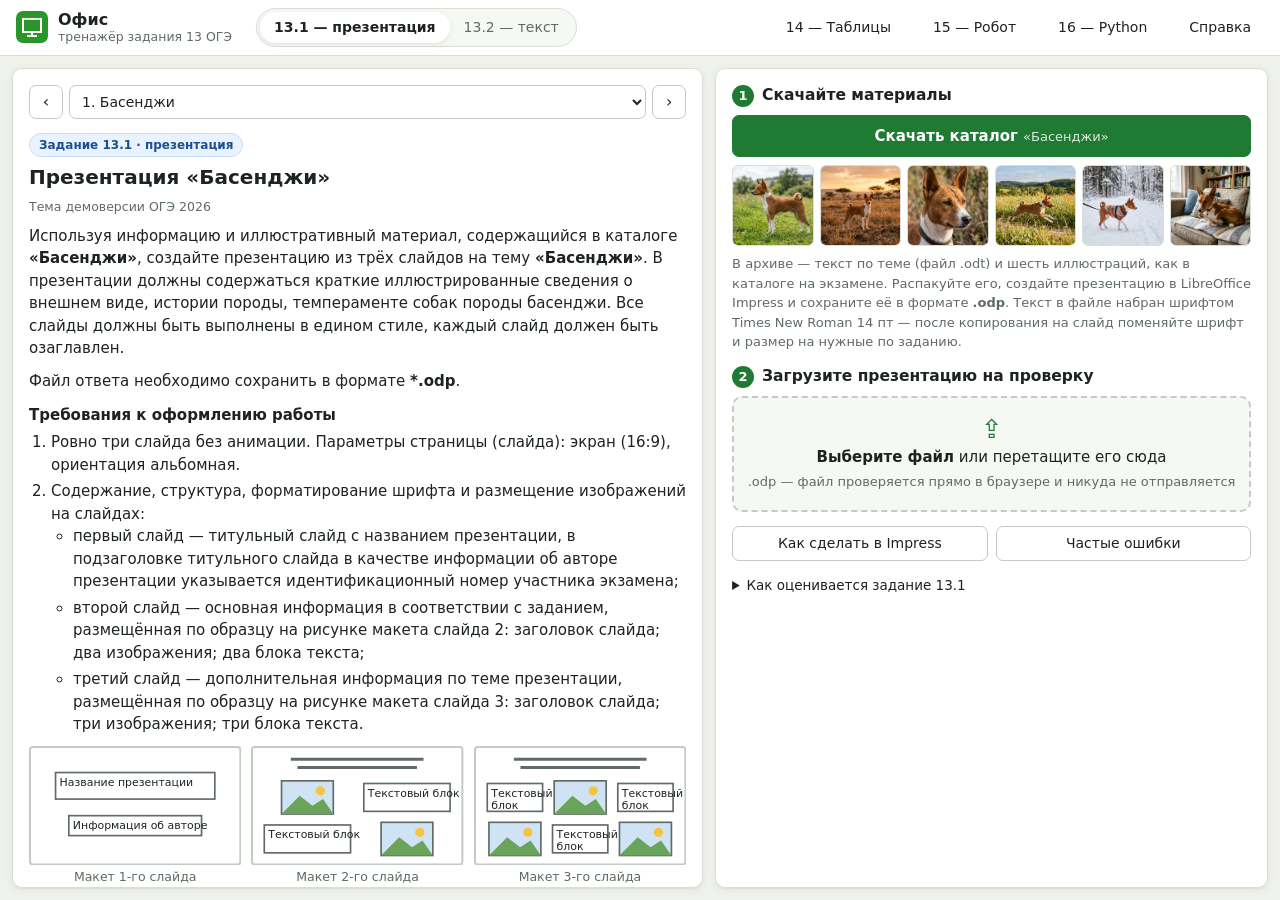
<file: index.html>
<!DOCTYPE html>
<html lang="ru">
<head>
  <meta charset="UTF-8">
  <meta http-equiv="Content-Security-Policy" content="default-src 'self'; script-src 'self'; style-src 'self' 'unsafe-inline'; img-src 'self' blob: data:; connect-src 'self'; object-src 'none'; base-uri 'none'; form-action 'none'">
  <meta name="viewport" content="width=device-width, initial-scale=1.0">
  <title>Тренажёр задания 13 ОГЭ</title>
  <meta name="description" content="Онлайн-тренажёр задания 13 ОГЭ по информатике: 13.1 — презентация в LibreOffice Impress, 13.2 — текстовый документ в LibreOffice Writer. Материалы для скачивания и автоматическая проверка файла по критериям ФИПИ.">
  <link rel="icon" href="data:image/svg+xml,%3Csvg xmlns='http://www.w3.org/2000/svg' viewBox='0 0 32 32'%3E%3Crect width='32' height='32' rx='6' fill='%23289628'/%3E%3Crect x='6' y='8' width='20' height='13' rx='1.5' fill='none' stroke='%23fff' stroke-width='2'/%3E%3Cpath d='M16 21v4M11 25h10' stroke='%23fff' stroke-width='2'/%3E%3C/svg%3E">
  <link rel="stylesheet" href="src/style.css">
</head>
<body>
  <header class="topbar">
    <a class="brand" href="./" title="На главную">
      <svg class="brand-logo" viewBox="0 0 32 32" aria-hidden="true"><rect width="32" height="32" rx="7"/><path d="M7 8h18v13H7zM16 21v4M11 25h10"/></svg>
      <div class="brand-text">
        <strong>Офис</strong>
        <span>тренажёр задания 13 ОГЭ</span>
      </div>
    </a>
    <nav class="modes" role="tablist" aria-label="Вариант задания">
      <button role="tab" id="mode-131" aria-selected="true">13.1 — презентация</button>
      <button role="tab" id="mode-132" aria-selected="false">13.2 — текст</button>
    </nav>
    <span class="spacer"></span>
    <a class="btn ghost link-other" href="../oge14/" title="Тренажёр задания 14: электронные таблицы">14<span>&nbsp;— Таблицы</span></a>
    <a class="btn ghost link-other" href="../oge15/" title="Тренажёр задания 15: исполнитель Робот">15<span>&nbsp;— Робот</span></a>
    <a class="btn ghost link-other" href="../oge16/" title="Тренажёр задания 16: программа на Python">16<span>&nbsp;— Python</span></a>
    <button class="btn ghost" id="btn-help" title="Справка по заданию 13 и тренажёру (F1)">Справка</button>
  </header>

  <!-- ================= 13.1 Презентация ================= -->
  <main class="layout layout-file" id="view-131">
    <section class="side" aria-label="Задание 13.1">
      <div class="panel">
        <div class="task-picker">
          <button class="btn icon" id="btn-prev-131" title="Предыдущая тема" aria-label="Предыдущая тема">‹</button>
          <select id="topic-select" aria-label="Тема презентации"></select>
          <button class="btn icon" id="btn-next-131" title="Следующая тема" aria-label="Следующая тема">›</button>
        </div>
        <article class="task-card">
          <div class="task-meta">
            <span class="chip lvl-1">Задание 13.1 · презентация</span>
            <span class="chip chip-score" id="status-131" hidden></span>
          </div>
          <h1 id="title-131"></h1>
          <p class="task-source" id="source-131"></p>
          <div id="text-131" class="task-text"></div>
        </article>
      </div>
    </section>

    <section class="side side-check" aria-label="Материалы и проверка">
      <div class="panel">
        <div class="step">
          <h2><span class="step-num">1</span> Скачайте материалы</h2>
          <button class="btn primary big" id="btn-materials">Скачать каталог <span id="materials-name" class="dl-name"></span></button>
          <div class="pics" id="pics" aria-label="Иллюстрации из каталога"></div>
          <p class="muted small">В архиве — текст по теме (файл .odt) и шесть иллюстраций, как в каталоге на экзамене. Распакуйте его, создайте презентацию в LibreOffice Impress и сохраните её в формате <b>.odp</b>. Текст в файле набран шрифтом Times New Roman 14 пт — после копирования на слайд поменяйте шрифт и размер на нужные по заданию.</p>
        </div>

        <div class="step">
          <h2><span class="step-num">2</span> Загрузите презентацию на проверку</h2>
          <label class="drop" id="drop-131">
            <input type="file" id="file-131" accept=".odp,.pptx,.ppt,application/vnd.oasis.opendocument.presentation,application/vnd.openxmlformats-officedocument.presentationml.presentation">
            <span class="drop-icon" aria-hidden="true">⇪</span>
            <span><b>Выберите файл</b> или перетащите его сюда</span>
            <span class="muted small">.odp — файл проверяется прямо в браузере и никуда не отправляется</span>
          </label>
        </div>

        <section id="result-131" class="check" hidden aria-live="polite"></section>

        <div class="btn-row">
          <button class="btn" id="btn-howto-131" aria-expanded="false">Как сделать в Impress</button>
          <button class="btn" id="btn-mistakes-131" aria-expanded="false">Частые ошибки</button>
        </div>
        <div id="howto-131" class="solution howto" hidden>
          <ol>
            <li><b>Формат слайда.</b> Слайд → Свойства слайда → вкладка «Слайд» → Формат: <b>«Экран 16:9»</b>, ориентация альбомная. В новых версиях LibreOffice это формат по умолчанию.</li>
            <li><b>Титульный слайд.</b> Макет «Титульный слайд»: в заголовок впишите тему, в подзаголовок — сведения об авторе (на экзамене — идентификационный номер). Выделите рамку заголовка и задайте размер <b>40 пт</b>, подзаголовка — <b>24 пт</b>.</li>
            <li><b>Слайды 2 и 3.</b> Слайд → Новый слайд, макет «Только заголовок». Заголовок — <b>24 пт</b>. Текстовые блоки добавьте кнопкой «Вставить текстовое поле» (или клавиша F2), размер текста — <b>20 пт</b>.</li>
            <li><b>Изображения.</b> Вставка → Изображение, выберите файл из каталога. Размер меняйте, потянув за <b>угловой</b> маркер (при необходимости с клавишей Shift) — так пропорции сохранятся.</li>
            <li><b>Расположение</b> — точно как на макетах в условии: на втором слайде два ряда по два объекта, на третьем — два ряда по три. Смотрите, где на макете картинка, а где текст: макеты в вариантах бывают разные. Объекты не должны накладываться друг на друга.</li>
            <li><b>Текст из файла</b> удобно вставлять без оформления: правый щелчок → «Вставить как» → «Неформатированный текст» (Ctrl+Alt+Shift+V). Иначе на слайд попадёт Times New Roman 14 пт из файла.</li>
            <li><b>Шрифт</b> — один тип на всю презентацию, например Liberation Sans или Arial везде. Проще всего выделить все объекты слайда (Ctrl+A) и выбрать шрифт сразу для всех.</li>
            <li>Анимацию и эффекты смены слайдов не добавляйте. Сохраните файл: Файл → Сохранить как → тип <b>«Презентация ODF (.odp)»</b>.</li>
          </ol>
        </div>
        <div id="mistakes-131" class="note" hidden>
          <ul class="tight">
            <li>Картинку растянули за боковой маркер — она искажена (сплющена или вытянута).</li>
            <li>Заголовок и текст разного типа шрифта: например, заголовок Liberation Serif, а текст Liberation Sans.</li>
            <li>Текст скопирован из файла с материалами и остался Times New Roman 14 пт — шрифт и размер не поменяли на нужные.</li>
            <li>Размер текста 18 или 32 пт по умолчанию — его забыли поменять на 20/24/40 пт.</li>
            <li>Текст не поместился в рамку макета «Заголовок, содержимое», и LibreOffice уменьшил шрифт автоподбором.</li>
            <li>Два блока текста набраны в одной рамке — это один текстовый блок, а нужно два.</li>
            <li>Картинки и текст расположены не как на макете: например, в первом ряду сначала текст, а на макете — картинка.</li>
            <li>Остался лишний пустой слайд или добавлен эффект смены слайдов.</li>
            <li>Жёлтый или светло-серый текст на белом фоне — сливается с фоном.</li>
          </ul>
        </div>

        <details class="rules">
          <summary>Как оценивается задание 13.1</summary>
          <ul>
            <li><b>2 балла</b> — презентация из трёх слайдов по теме, соответствует требованиям по структуре, шрифту и размещению изображений.</li>
            <li><b>1 балл</b> — три слайда, на втором и третьем есть иллюстрации и текст по теме, но допущена одна ошибка в структуре, выборе шрифта или размещении изображений (однотипные ошибки считаются за одну систематическую). Или презентация из двух слайдов без ошибок.</li>
            <li><b>0 баллов</b> — в остальных случаях, а также если файл сохранён не в формате .odp.</li>
            <li>Тренажёр проверяет то, что можно проверить автоматически. Соответствие текста и картинок теме оценивает эксперт — тренажёр только подсказывает, если текст не похож на тему.</li>
          </ul>
        </details>
      </div>
    </section>
  </main>

  <!-- ================= 13.2 Текстовый документ ================= -->
  <main class="layout layout-file" id="view-132" hidden>
    <section class="side" aria-label="Задание 13.2">
      <div class="panel">
        <div class="task-picker">
          <button class="btn icon" id="btn-prev-132" title="Предыдущий образец" aria-label="Предыдущий образец">‹</button>
          <select id="sample-select" aria-label="Образец текста"></select>
          <button class="btn icon" id="btn-next-132" title="Следующий образец" aria-label="Следующий образец">›</button>
        </div>
        <article class="task-card">
          <div class="task-meta">
            <span class="chip lvl-2">Задание 13.2 · текстовый документ</span>
            <span class="chip chip-score" id="status-132" hidden></span>
          </div>
          <h1 id="title-132"></h1>
          <p class="task-source" id="source-132"></p>
          <div id="text-132" class="task-text"></div>
          <div class="doc-wrap"><div class="doc-page" id="doc-sample" aria-label="Образец"></div></div>
        </article>
      </div>
    </section>

    <section class="side side-check" aria-label="Проверка">
      <div class="panel">
        <div class="step">
          <h2><span class="step-num">1</span> Наберите текст по образцу</h2>
          <p class="muted small">Создайте документ в LibreOffice Writer, наберите текст и таблицу, точно воспроизведя оформление образца, и сохраните файл в формате <b>.odt</b>. Копировать текст со страницы нельзя — на экзамене его набирают вручную.</p>
        </div>

        <div class="step">
          <h2><span class="step-num">2</span> Загрузите документ на проверку</h2>
          <label class="drop" id="drop-132">
            <input type="file" id="file-132" accept=".odt,.docx,.doc,application/vnd.oasis.opendocument.text,application/vnd.openxmlformats-officedocument.wordprocessingml.document">
            <span class="drop-icon" aria-hidden="true">⇪</span>
            <span><b>Выберите файл</b> или перетащите его сюда</span>
            <span class="muted small">.odt — файл проверяется прямо в браузере и никуда не отправляется</span>
          </label>
        </div>

        <section id="result-132" class="check" hidden aria-live="polite"></section>

        <div class="btn-row">
          <button class="btn" id="btn-howto-132" aria-expanded="false">Как сделать в Writer</button>
          <button class="btn" id="btn-mistakes-132" aria-expanded="false">Частые ошибки</button>
        </div>
        <div id="howto-132" class="solution howto" hidden>
          <ol>
            <li><b>Шрифт.</b> Выделите всё (Ctrl+A) и задайте размер <b>14 пт</b>. Набирайте текст, не нажимая Enter в конце строк — Enter только в конце абзаца.</li>
            <li><b>Заголовок</b> набирайте прописными буквами (Caps Lock), выровняйте по центру (Ctrl+E) и выделите, как в образце: полужирный — Ctrl+B, курсив — Ctrl+I, подчёркнутый — Ctrl+U.</li>
            <li><b>Абзац текста:</b> Формат → Абзац → «Отступы и интервалы»: отступ «Первая строка» — <b>1 см</b>, междустрочный интервал — «Одинарный» или «Полуторный». Выравнивание по ширине — Ctrl+J. Пробелами отступ не делайте.</li>
            <li><b>Таблица:</b> Таблица → Вставить таблицу, укажите число столбцов и строк. Таблица → Свойства → вкладка «Таблица»: выравнивание <b>«По центру»</b> и ширина <b>меньше</b> ширины текста (например, 12 см).</li>
            <li><b>Текст в ячейках:</b> заголовок таблицы и второй столбец — по центру, первый столбец — по левому краю.</li>
            <li><b>Интервал до и после таблицы</b> — от 14 до 24 пт (от 0,5 до 0,85 см). Задайте его в абзаце перед таблицей («После абзаца»: 0,5 см) и в абзаце после неё («Перед абзацем»: 0,5 см). Пустые абзацы для этого не используйте.</li>
            <li>Сохраните файл: Файл → Сохранить как → тип <b>«Текстовый документ ODF (.odt)»</b>.</li>
          </ol>
        </div>
        <div id="mistakes-132" class="note" hidden>
          <ul class="tight">
            <li>Интервал до или после таблицы сделан пустым абзацем (лишним нажатием Enter).</li>
            <li>Отступ первой строки сделан пробелами или клавишей Tab.</li>
            <li>В конце каждой строки нажат Enter — текст разбит на много абзацев.</li>
            <li>Таблица растянута на всю ширину страницы или не выровнена по центру.</li>
            <li>Размер шрифта в таблице остался 12 пт.</li>
            <li>Выделено не то слово: полужирный вместо курсива, пропущено подчёркивание.</li>
            <li>Заголовок набран строчными буквами.</li>
          </ul>
        </div>

        <details class="rules">
          <summary>Как оценивается задание 13.2</summary>
          <ul>
            <li>Проверяются два элемента: <b>основной текст</b> (с заголовком) и <b>таблица</b>. Для каждого есть список требований — см. результаты проверки.</li>
            <li><b>2 балла</b> — все требования выполнены; в основном тексте допускается не более пяти ошибок набора, в таблице — не более трёх.</li>
            <li><b>1 балл</b> — в каждом элементе не более трёх нарушений требований; или один элемент выполнен полностью верно, а второй отсутствует или в нём больше трёх нарушений; или всё верно, но есть существенные расхождения с образцом (например, столбцы таблицы явно непропорциональны).</li>
            <li><b>0 баллов</b> — в остальных случаях, а также если файл сохранён не в формате .odt.</li>
          </ul>
        </details>
      </div>
    </section>
  </main>

  <dialog id="help" class="help">
    <div class="help-head">
      <h2>Справка</h2>
      <button class="btn ghost" id="btn-help-close" aria-label="Закрыть">✕</button>
    </div>
    <div class="help-body">
      <h3>Что такое задание 13</h3>
      <p>Задание 13 выполняется на компьютере и оценивается в <b>2 балла</b>. Участник выбирает <b>одно</b> из двух заданий:</p>
      <ul>
        <li><b>13.1</b> — создать презентацию из трёх слайдов по материалам из каталога (текст и картинки). Ответ — файл <b>.odp</b>.</li>
        <li><b>13.2</b> — набрать в текстовом редакторе текст с таблицей, точно воспроизведя оформление образца. Ответ — файл <b>.odt</b>.</li>
      </ul>
      <p>На экзамене используется LibreOffice (или другой офисный пакет, который сохраняет файлы OpenDocument). Файл в другом формате — например, .pptx или .docx — получает 0 баллов.</p>

      <h3>Какое задание выбрать</h3>
      <p>Попробуйте оба в тренажёре. 13.2 требует аккуратности: текст набирается вручную, а в оформлении много мелких требований. В 13.1 больше свободы, но нужно следить за размерами шрифта, пропорциями картинок и расположением объектов по макету.</p>

      <h3>Как работать с тренажёром</h3>
      <ul>
        <li><b>13.1:</b> выберите тему, скачайте каталог с материалами, сделайте презентацию в LibreOffice Impress, сохраните её и загрузите файл на проверку.</li>
        <li><b>13.2:</b> выберите образец, наберите его в LibreOffice Writer, сохраните и загрузите файл.</li>
        <li>Тренажёр выставит баллы по критериям ФИПИ и покажет, что исправить. Файл никуда не отправляется — всё проверяется прямо в браузере.</li>
        <li>Ссылку на тему или образец можно отправить ученикам: адрес страницы меняется при выборе, например <code>#13.1/bear</code> или <code>#13.2/demo</code>.</li>
      </ul>

      <h3>Требования к презентации (13.1)</h3>
      <table>
        <tr><td>Слайды</td><td>ровно три, без анимации, формат «Экран 16:9», альбомная ориентация</td></tr>
        <tr><td>Слайд 1</td><td>название презентации (40 пт) и подзаголовок со сведениями об авторе (24 пт)</td></tr>
        <tr><td>Слайд 2</td><td>заголовок (24 пт), два изображения и два блока текста (20 пт) по макету</td></tr>
        <tr><td>Слайд 3</td><td>заголовок (24 пт), три изображения и три блока текста (20 пт) по макету</td></tr>
        <tr><td>Шрифт</td><td>единый тип: рубленый, с засечками или моноширинный</td></tr>
        <tr><td>Изображения</td><td>без искажения пропорций, не накладываются друг на друга и на текст</td></tr>
      </table>

      <h3>Требования к тексту (13.2)</h3>
      <table>
        <tr><td>Шрифт</td><td>14 пт, обычное начертание; выделены слова как в образце</td></tr>
        <tr><td>Абзац</td><td>отступ первой строки 1 см, выравнивание по ширине, интервал между строками от одинарного до полуторного</td></tr>
        <tr><td>Заголовок</td><td>прописными буквами, по центру</td></tr>
        <tr><td>Таблица</td><td>уже основного текста и выровнена по центру; заголовок и второй столбец — по центру, первый столбец — по левому краю</td></tr>
        <tr><td>Интервалы</td><td>до и после таблицы — от 14 до 24 пт, без пустых абзацев</td></tr>
        <tr><td>Ошибки набора</td><td>не более пяти в тексте и не более трёх в таблице</td></tr>
      </table>
      <p class="muted small">Тренажёр не заменяет проверку экспертами, но устроен по критериям ФИПИ (демоверсия ОГЭ 2026). Проверка выполняется прямо в браузере, файлы никуда не отправляются.</p>
    </div>
  </dialog>

  <script type="module" src="src/main.js"></script>
</body>
</html>
</file>
<file: src/style.css>
:root {
  --bg: #eef1ec;
  --panel: #ffffff;
  --panel-2: #f6f8f4;
  --ink: #1d2320;
  --muted: #5f6b63;
  --line: #d9dfd6;
  --line-strong: #c3ccc0;
  --accent: #1f7a33;
  --accent-hover: #186629;
  --accent-soft: #e2f1e4;
  --accent-ink: #ffffff;
  --err: #c0322b;
  --err-soft: #fdecea;
  --warn: #9a5b00;
  --warn-soft: #fff4dc;
  --ok: #1f7a33;
  --ok-soft: #e2f1e4;
  --band: rgba(255, 214, 10, 0.28);

  --code-bg: #ffffff;
  --code-kw: #1437a8;
  --code-rb: #0b7a4f;
  --code-num: #a2440c;
  --code-str: #8c2d86;
  --code-cm: #7d887f;
  --margin-bg: #f3f6f1;

  /* Цвета поля — как в Кумире */
  --f-bg: #289628;
  --f-grid: rgba(200, 200, 0, 0.55);
  --f-wall: #e2e21c;
  --f-paint: #8c9290;
  --f-robot: #f5f5f5;
  --f-robot-line: #151515;

  --radius: 10px;
  --radius-sm: 7px;
  --shadow: 0 1px 2px rgba(20, 30, 20, 0.06), 0 2px 10px rgba(20, 30, 20, 0.05);
  --font: "Segoe UI", system-ui, -apple-system, Roboto, "Helvetica Neue", Arial, sans-serif;
  --mono: "Cascadia Mono", Consolas, "JetBrains Mono", "DejaVu Sans Mono", Menlo, monospace;
  --code-size: 15px;
  --code-line: 23px;
  color-scheme: light;
}

@media (prefers-color-scheme: dark) {
  :root:not([data-theme="light"]) {
    --bg: #111513;
    --panel: #1a1f1c;
    --panel-2: #20261f;
    --ink: #e5ebe6;
    --muted: #9aa69d;
    --line: #2c342f;
    --line-strong: #3b453e;
    --accent: #3fae5a;
    --accent-hover: #4cc068;
    --accent-soft: #1d3324;
    --accent-ink: #07140b;
    --err: #ff7b72;
    --err-soft: #3a1d1b;
    --warn: #f0b44c;
    --warn-soft: #33290f;
    --ok: #5fd07a;
    --ok-soft: #173020;
    --band: rgba(255, 214, 10, 0.16);
    --code-bg: #161a18;
    --code-kw: #8fb3ff;
    --code-rb: #62d6a0;
    --code-num: #f0a36b;
    --code-str: #e59ae0;
    --code-cm: #7f8b82;
    --margin-bg: #1b201d;
    --shadow: 0 1px 2px rgba(0, 0, 0, 0.3);
    color-scheme: dark;
  }
}

:root[data-theme="dark"] {
  --bg: #111513;
  --panel: #1a1f1c;
  --panel-2: #20261f;
  --ink: #e5ebe6;
  --muted: #9aa69d;
  --line: #2c342f;
  --line-strong: #3b453e;
  --accent: #3fae5a;
  --accent-hover: #4cc068;
  --accent-soft: #1d3324;
  --accent-ink: #07140b;
  --err: #ff7b72;
  --err-soft: #3a1d1b;
  --warn: #f0b44c;
  --warn-soft: #33290f;
  --ok: #5fd07a;
  --ok-soft: #173020;
  --band: rgba(255, 214, 10, 0.16);
  --code-bg: #161a18;
  --code-kw: #8fb3ff;
  --code-rb: #62d6a0;
  --code-num: #f0a36b;
  --code-str: #e59ae0;
  --code-cm: #7f8b82;
  --margin-bg: #1b201d;
  color-scheme: dark;
}

* { box-sizing: border-box; }

html, body {
  margin: 0;
  height: 100%;
}

body {
  background: var(--bg);
  color: var(--ink);
  font: 15px/1.5 var(--font);
  display: flex;
  flex-direction: column;
  min-height: 100vh;
}

h1, h2, h3 { margin: 0; line-height: 1.25; }
code, kbd, pre { font-family: var(--mono); }
code { font-size: 0.92em; background: var(--panel-2); border: 1px solid var(--line); border-radius: 4px; padding: 0 4px; }
kbd { font-size: 0.85em; border: 1px solid var(--line-strong); border-bottom-width: 2px; border-radius: 4px; padding: 0 5px; background: var(--panel); }
.muted { color: var(--muted); }
.small { font-size: 13px; }
[hidden] { display: none !important; }

/* ---------- Кнопки ---------- */

.btn {
  font: inherit;
  font-size: 14px;
  color: var(--ink);
  background: var(--panel);
  border: 1px solid var(--line-strong);
  border-radius: var(--radius-sm);
  padding: 6px 12px;
  min-height: 34px;
  cursor: pointer;
  white-space: nowrap;
  transition: background 0.12s, border-color 0.12s;
}
.btn:hover:not(:disabled) { background: var(--panel-2); border-color: var(--muted); }
.btn:active:not(:disabled) { transform: translateY(1px); }
.btn:disabled { opacity: 0.45; cursor: default; }
.btn:focus-visible, button:focus-visible, select:focus-visible, input:focus-visible, textarea:focus-visible {
  outline: 2px solid var(--accent);
  outline-offset: 2px;
}
.btn.primary {
  background: var(--accent);
  border-color: var(--accent);
  color: var(--accent-ink);
  font-weight: 600;
}
.btn.primary:hover:not(:disabled) { background: var(--accent-hover); border-color: var(--accent-hover); }
.btn.ghost { background: transparent; border-color: transparent; }
.btn.ghost:hover:not(:disabled) { background: var(--panel-2); border-color: var(--line); }
.btn.big { width: 100%; min-height: 42px; font-size: 15px; }
.btn.small { min-height: 26px; padding: 2px 8px; font-size: 13px; }
.btn.icon { min-width: 34px; padding: 4px 8px; font-size: 16px; line-height: 1; }
.btn[aria-pressed="true"], .btn[aria-expanded="true"] { background: var(--accent-soft); border-color: var(--accent); }
.btn-row { display: flex; gap: 8px; }
.btn-row > .btn { flex: 1; }

/* ---------- Шапка ---------- */

.topbar {
  display: flex;
  align-items: center;
  gap: 16px;
  padding: 8px 16px;
  background: var(--panel);
  border-bottom: 1px solid var(--line);
  flex: none;
}
.brand { display: flex; align-items: center; gap: 10px; color: inherit; text-decoration: none; border-radius: var(--radius-sm); }
.brand:hover strong { color: var(--accent); }
.brand:focus-visible { outline: 2px solid var(--accent); outline-offset: 3px; }
.brand-logo { width: 32px; height: 32px; flex: none; }
.brand-logo rect { fill: var(--f-bg); }
.brand-logo path { fill: var(--f-robot); stroke: var(--f-robot-line); stroke-width: 2; }
.brand-text { display: flex; flex-direction: column; line-height: 1.15; }
.brand-text strong { font-size: 16px; }
.brand-text span { font-size: 12.5px; color: var(--muted); }
.modes {
  display: flex;
  background: var(--panel-2);
  border: 1px solid var(--line);
  border-radius: 999px;
  padding: 3px;
  margin-left: auto;
}
.modes button {
  font: inherit;
  font-size: 14px;
  border: 0;
  background: transparent;
  color: var(--muted);
  padding: 5px 14px;
  border-radius: 999px;
  cursor: pointer;
}
.modes button[aria-selected="true"] { background: var(--panel); color: var(--ink); font-weight: 600; box-shadow: var(--shadow); }
.modes { margin-left: 8px; }
.brand-logo path { fill: none; stroke: #ffffff; stroke-width: 2; }
a.btn { display: inline-flex; align-items: center; text-decoration: none; }
.spacer { flex: 1; }
.mono { font-family: var(--mono); }

/* ---------- Раскладка ---------- */

.layout {
  flex: 1;
  min-height: 0;
  display: grid;
  gap: 12px;
  padding: 12px;
  height: calc(100vh - 57px);
}
.layout-file { grid-template-columns: minmax(420px, 1.25fr) minmax(360px, 1fr); }

.side, .pane {
  background: var(--panel);
  border: 1px solid var(--line);
  border-radius: var(--radius);
  box-shadow: var(--shadow);
  min-height: 0;
  min-width: 0;
}
.side { overflow: auto; padding: 16px; }
.pane { display: flex; flex-direction: column; overflow: hidden; }

/* ---------- Задание ---------- */

.panel { display: flex; flex-direction: column; gap: 14px; }
.panel h1 { font-size: 20px; }
.panel h2 { font-size: 15.5px; display: flex; align-items: center; gap: 8px; }
.task-picker { display: flex; gap: 6px; }
.task-picker select {
  flex: 1 1 0;
  width: 0;
  min-width: 0;
  font: inherit;
  font-size: 14px;
  color: var(--ink);
  background: var(--panel);
  border: 1px solid var(--line-strong);
  border-radius: var(--radius-sm);
  padding: 6px 8px;
  min-height: 34px;
}
.task-card { display: flex; flex-direction: column; gap: 8px; }
.task-meta { display: flex; gap: 6px; flex-wrap: wrap; }
.chip {
  font-size: 12px;
  font-weight: 600;
  padding: 2px 9px;
  border-radius: 999px;
  background: var(--panel-2);
  border: 1px solid var(--line);
  color: var(--muted);
}
.chip.lvl-1 { background: #e8f3ff; border-color: #c9defa; color: #1b4f8f; }
.chip.lvl-2 { background: #fff1dc; border-color: #f5d9a8; color: #7a4a00; }
.chip-score.s3 { background: var(--ok-soft); border-color: var(--ok); color: var(--ok); }
.chip-score.s1, .chip-score.s2 { background: var(--warn-soft); border-color: var(--warn); color: var(--warn); }
.chip-score.s0 { background: var(--err-soft); border-color: var(--err); color: var(--err); }
@media (prefers-color-scheme: dark) {
  :root:not([data-theme="light"]) .chip.lvl-1 { background: #16263a; border-color: #24405f; color: #9cc6ff; }
  :root:not([data-theme="light"]) .chip.lvl-2 { background: #33260f; border-color: #54401a; color: #f3c46e; }
}
.task-source { margin: 0; font-size: 12.5px; color: var(--muted); }
.task-source:empty { display: none; }
.task-text p { margin: 0 0 10px; }
.task-text .task-do { margin-top: 4px; }
.questions { margin: 0 0 10px; padding-left: 22px; display: flex; flex-direction: column; gap: 8px; }

.preview-wrap { overflow-x: auto; margin: 0 0 10px; }
.preview { border-collapse: collapse; font-size: 13.5px; }
.preview th, .preview td { border: 1px solid var(--line-strong); padding: 3px 10px; white-space: nowrap; }
.preview thead th, .preview tbody th { background: var(--panel-2); color: var(--muted); font-weight: 600; font-size: 12.5px; text-align: center; }
.preview tbody tr:first-child td { font-weight: 600; }

.step { display: flex; flex-direction: column; gap: 8px; }
.step p { margin: 0; }
.step-num {
  display: inline-grid;
  place-items: center;
  width: 22px;
  height: 22px;
  border-radius: 50%;
  background: var(--accent);
  color: var(--accent-ink);
  font-size: 13px;
  flex: none;
}
.dl-name { font-weight: 400; opacity: 0.85; font-size: 13px; }
.btn-row { display: flex; gap: 8px; flex-wrap: wrap; }
.btn-row > .btn { flex: 1; }

.drop {
  position: relative;
  display: flex;
  flex-direction: column;
  align-items: center;
  gap: 4px;
  text-align: center;
  padding: 18px 12px;
  border: 2px dashed var(--line-strong);
  border-radius: var(--radius);
  background: var(--panel-2);
  cursor: pointer;
  transition: border-color 0.12s, background 0.12s;
}
.drop:hover, .drop.is-over { border-color: var(--accent); background: var(--accent-soft); }
.drop:focus-within { outline: 2px solid var(--accent); outline-offset: 2px; }
.drop input { position: absolute; inset: 0; opacity: 0; cursor: pointer; width: 100%; }
.drop-icon { font-size: 26px; line-height: 1; color: var(--accent); }

.note {
  background: var(--warn-soft);
  border: 1px solid color-mix(in srgb, var(--warn) 35%, transparent);
  border-radius: var(--radius-sm);
  padding: 10px 12px;
  font-size: 14px;
}
.note p { margin: 0 0 6px; }
.note p:last-child { margin-bottom: 0; }
.alert {
  background: var(--err-soft);
  border: 1px solid var(--err);
  border-radius: var(--radius-sm);
  padding: 10px 12px;
  font-size: 14px;
}
.solution {
  border: 1px solid var(--line);
  border-radius: var(--radius-sm);
  padding: 10px 12px;
  background: var(--panel-2);
  display: flex;
  flex-direction: column;
  align-items: flex-start;
  gap: 8px;
}
.solution p { margin: 0; }
.sol-table { border-collapse: collapse; font-size: 13.5px; }
.sol-table th { text-align: left; padding: 3px 10px 3px 0; color: var(--muted); font-weight: 600; vertical-align: top; }
.sol-table td { padding: 3px 0; }
.sol-code { white-space: pre-wrap; word-break: break-word; }
.answers { margin: 0; padding-left: 18px; }
.rules { font-size: 13.5px; color: var(--muted); }
.rules summary { cursor: pointer; color: var(--ink); }
.rules ul { margin: 6px 0 0; padding-left: 18px; }
.rules li { margin-bottom: 4px; }

/* ---------- Результат проверки ---------- */

.check { display: flex; flex-direction: column; gap: 10px; }
.check > p { margin: 0; }
.score {
  display: flex;
  align-items: center;
  gap: 14px;
  padding: 12px 14px;
  border-radius: var(--radius-sm);
  border: 1px solid var(--line);
}
.score-num { font-size: 34px; font-weight: 700; line-height: 1; font-variant-numeric: tabular-nums; white-space: nowrap; }
.score-num small { font-size: 15px; font-weight: 600; color: var(--muted); }
.score p { margin: 0; font-size: 14px; word-break: break-word; }
.score .score-note { margin-top: 3px; font-size: 13px; color: var(--muted); }
.score.s3 { background: var(--ok-soft); border-color: var(--ok); }
.score.s3 .score-num { color: var(--ok); }
.score.s1, .score.s2 { background: var(--warn-soft); border-color: var(--warn); }
.score.s1 .score-num, .score.s2 .score-num { color: var(--warn); }
.score.s0 { background: var(--err-soft); border-color: var(--err); }
.score.s0 .score-num { color: var(--err); }

.results { list-style: none; margin: 0; padding: 0; display: flex; flex-direction: column; gap: 8px; }
.results > li {
  display: grid;
  grid-template-columns: 22px 1fr;
  gap: 8px;
  padding: 10px 12px;
  border: 1px solid var(--line);
  border-radius: var(--radius-sm);
  font-size: 14px;
}
.results > li.ok { border-left: 4px solid var(--ok); }
.results > li.bad { border-left: 4px solid var(--err); }
.results p { margin: 4px 0 0; }
.r-icon { font-weight: 700; font-size: 16px; }
.ok > .r-icon { color: var(--ok); }
.bad > .r-icon { color: var(--err); }
.why { color: var(--ink); background: var(--err-soft); border-radius: 6px; padding: 6px 8px; }
.r-note { color: var(--muted); font-size: 13px; }
.problems { margin: 6px 0 0; padding-left: 18px; }
.problems li { margin-bottom: 4px; }
.chart-preview summary { cursor: pointer; font-size: 13.5px; }
.chart-preview p { margin: 4px 0 0; }

/* ---------- Справка ---------- */

.help {
  width: min(760px, calc(100vw - 24px));
  max-height: calc(100vh - 40px);
  padding: 0;
  border: 1px solid var(--line-strong);
  border-radius: var(--radius);
  background: var(--panel);
  color: var(--ink);
  box-shadow: 0 20px 60px rgba(0, 0, 0, 0.3);
}
.help::backdrop { background: rgba(10, 20, 12, 0.45); }
.help-head {
  position: sticky;
  top: 0;
  display: flex;
  align-items: center;
  justify-content: space-between;
  padding: 12px 18px;
  background: var(--panel);
  border-bottom: 1px solid var(--line);
}
.help-body { padding: 4px 18px 20px; }
.help-body h3 { font-size: 15.5px; margin: 18px 0 8px; }
.help-body p { margin: 6px 0; }
.help-body table { border-collapse: collapse; width: 100%; font-size: 14px; }
.help-body td { border-top: 1px solid var(--line); padding: 6px 8px 6px 0; vertical-align: top; }
.help-body td:first-child { width: 48%; }
.help-body ul, .help-body ol { padding-left: 20px; margin: 6px 0; }
.help-body li { margin-bottom: 4px; }

/* ---------- Адаптивность ---------- */

@media (max-width: 1000px) {
  .layout { display: flex; flex-direction: column; height: auto; flex: none; }
  .side { overflow: visible; }
}

@media (max-width: 700px) {
  .topbar { gap: 8px; padding: 8px 12px; flex-wrap: wrap; }
  .brand-text span, .link-other span, .modes .wide { display: none; }
  .modes { margin-left: 0; order: 10; flex-basis: 100%; }
  .modes button { padding: 5px 10px; flex: 1; }
  .topbar .btn { padding: 6px 8px; }
  .layout { padding: 8px; gap: 8px; }
  .side { padding: 12px; }
}


/* =====================================================================
   Задание 13
   ===================================================================== */

.score.full { background: var(--ok-soft); border-color: var(--ok); }
.score.full .score-num { color: var(--ok); }
.score.part { background: var(--warn-soft); border-color: var(--warn); }
.score.part .score-num { color: var(--warn); }
.score.none { background: var(--err-soft); border-color: var(--err); }
.score.none .score-num { color: var(--err); }
.chip-score.full { background: var(--ok-soft); border-color: var(--ok); color: var(--ok); }
.chip-score.part { background: var(--warn-soft); border-color: var(--warn); color: var(--warn); }
.chip-score.none { background: var(--err-soft); border-color: var(--err); color: var(--err); }

.task-text ul, .task-text ol { margin: 0 0 10px; padding-left: 22px; }
.task-text li { margin-bottom: 4px; }
.task-text h3 { font-size: 15px; margin: 14px 0 6px; }
.tight { margin: 0; padding-left: 18px; }
.tight li { margin-bottom: 4px; }
.howto ol { margin: 0; padding-left: 20px; font-size: 14px; }
.howto li { margin-bottom: 6px; }

/* ---------- Макеты слайдов ---------- */

.mockups { display: grid; grid-template-columns: repeat(3, 1fr); gap: 10px; margin: 4px 0 12px; }
.mockup { margin: 0; display: flex; flex-direction: column; gap: 4px; }
.mockup figcaption { font-size: 12.5px; color: var(--muted); text-align: center; line-height: 1.3; }
.mockup svg { width: 100%; height: auto; display: block; }
.mk-slide { fill: #ffffff; stroke: var(--line-strong); stroke-width: 0.6; }
.mk-box { fill: #ffffff; stroke: #5f6b63; stroke-width: 0.5; }
.mk-img { fill: #cfe3f5; stroke: #5f6b63; stroke-width: 0.5; }
.mk-img-sun { fill: #f5c542; }
.mk-img-hill { fill: #6aa35a; }
.mk-line { stroke: #5f6b63; stroke-width: 0.9; }
.mk-text { font: 3.3px var(--font); fill: #1d2320; }

.layout-picker { display: flex; flex-wrap: wrap; gap: 8px 14px; align-items: flex-end; margin: -4px 0 12px; padding: 10px 12px; background: var(--panel-2); border: 1px solid var(--line); border-radius: var(--radius-sm); }
.layout-picker label { display: flex; flex-direction: column; gap: 3px; font-size: 13px; color: var(--muted); flex: 1 1 200px; }
.layout-picker select { font: inherit; font-size: 13.5px; color: var(--ink); background: var(--panel); border: 1px solid var(--line-strong); border-radius: 6px; padding: 5px 6px; }
.layout-picker .btn-row { flex: 1 1 100%; }
.layout-picker .btn-row > .btn { flex: 0 0 auto; }
.layout-picker p { margin: 0; flex-basis: 100%; }

/* ---------- Иллюстрации из каталога ---------- */

.pics { display: grid; grid-template-columns: repeat(6, 1fr); gap: 6px; }
.pics img { width: 100%; aspect-ratio: 1; object-fit: cover; border-radius: 6px; border: 1px solid var(--line); display: block; background: var(--panel-2); }

/* ---------- Образец документа (13.2) ---------- */

.doc-wrap { overflow-x: auto; background: var(--panel-2); border: 1px solid var(--line); border-radius: var(--radius-sm); padding: 14px; }
.doc-page {
  background: #ffffff;
  color: #000000;
  font-family: "Times New Roman", "Liberation Serif", Tinos, serif;
  font-size: 16px;
  line-height: 1.2;
  padding: 26px 30px;
  max-width: 640px;
  min-width: 320px;
  margin: 0 auto;
  box-shadow: 0 1px 4px rgba(0, 0, 0, 0.18);
  hyphens: none;
}
.doc-page p { margin: 0; }
.doc-page .d-head { text-align: center; margin-bottom: 14px; }
.doc-page .d-text { text-align: justify; text-indent: 1cm; }
.doc-page .d-text + .d-text { margin-top: 0; }
.doc-page table { border-collapse: collapse; margin: 0 auto; width: 76%; }
.doc-page td { border: 1px solid #000; padding: 1px 6px; text-align: center; vertical-align: top; }
.doc-page tbody tr:not(:first-child) td:first-child { text-align: left; }
.doc-page .gap-after { margin-bottom: 14px; }
.doc-page .gap-before { margin-top: 14px; }
.doc-page u { text-decoration-thickness: 1px; text-underline-offset: 2px; }

/* ---------- Результаты ---------- */

.groups { list-style: none; margin: 0; padding: 0; display: flex; flex-direction: column; gap: 8px; }
.groups > li { border: 1px solid var(--line); border-radius: var(--radius-sm); padding: 10px 12px; font-size: 14px; }
.groups > li.ok { border-left: 4px solid var(--ok); }
.groups > li.bad { border-left: 4px solid var(--err); }
.groups h3 { font-size: 14.5px; margin: 0 0 6px; display: flex; gap: 8px; align-items: baseline; }
.groups h3 .count { font-weight: 400; color: var(--muted); font-size: 13px; }
.req { list-style: none; margin: 0; padding: 0; display: flex; flex-direction: column; gap: 4px; }
.req li { display: grid; grid-template-columns: 18px 1fr; gap: 6px; }
.req .r-icon { font-size: 14px; }
.req li.ok .r-icon { color: var(--ok); }
.req li.bad .r-icon { color: var(--err); }
.req li.ok .r-title { color: var(--muted); }
.req .r-text { display: block; margin-top: 2px; }
.notes { display: flex; flex-direction: column; gap: 6px; }
.notes .note { font-size: 13.5px; }
.format-alert b { color: var(--err); }

.slides-preview summary, .diff-preview summary { cursor: pointer; font-size: 13.5px; }
.slide-list { display: flex; flex-direction: column; gap: 10px; margin-top: 8px; }
.slide-card { margin: 0; }
.slide-card figcaption { font-size: 12.5px; color: var(--muted); margin-bottom: 3px; }
.slide-card svg { width: 100%; height: auto; display: block; border: 1px solid var(--line-strong); border-radius: 4px; background: #fff; }
.sp-bad { fill: none; stroke: #e0302a; stroke-width: 5; stroke-dasharray: 14 8; }
.sp-frame { fill: none; stroke: rgba(0, 0, 0, 0.18); stroke-width: 1.6; stroke-dasharray: 8 6; }
.sp-text { overflow: hidden; line-height: 1.15; word-wrap: break-word; }
.sp-text p { margin: 0; }

.diff { font-family: "Times New Roman", "Liberation Serif", serif; font-size: 15.5px; line-height: 1.55; background: #fff; color: #000; border: 1px solid var(--line); border-radius: var(--radius-sm); padding: 10px 12px; margin-top: 8px; }
.diff .d-typo { background: #ffd9d6; border-bottom: 2px solid #d93025; }
.diff .d-miss { color: #b3261e; text-decoration: line-through; opacity: 0.8; }
.diff .d-miss::before { content: "⁺"; }
.diff .d-extra { background: #ffe0b2; text-decoration: line-through; }
.diff .d-space { box-shadow: inset 0 -3px 0 #f29900; }
.diff .d-mark { outline: 2px dashed #8e24aa; outline-offset: 1px; border-radius: 2px; }
.diff-legend { display: flex; flex-wrap: wrap; gap: 4px 14px; font-size: 12.5px; color: var(--muted); margin-top: 6px; }
.diff-legend span span { font-family: "Times New Roman", serif; color: #000; padding: 0 3px; }
.diff .d-sep { color: #999; padding: 0 4px; }

@media (max-width: 1000px) {
  .link-other span { display: none; }
}

@media (max-width: 700px) {
  .mockups { grid-template-columns: 1fr 1fr; }
  .pics { grid-template-columns: repeat(3, 1fr); }
  .doc-page { padding: 16px; font-size: 15px; }
}
</file>
